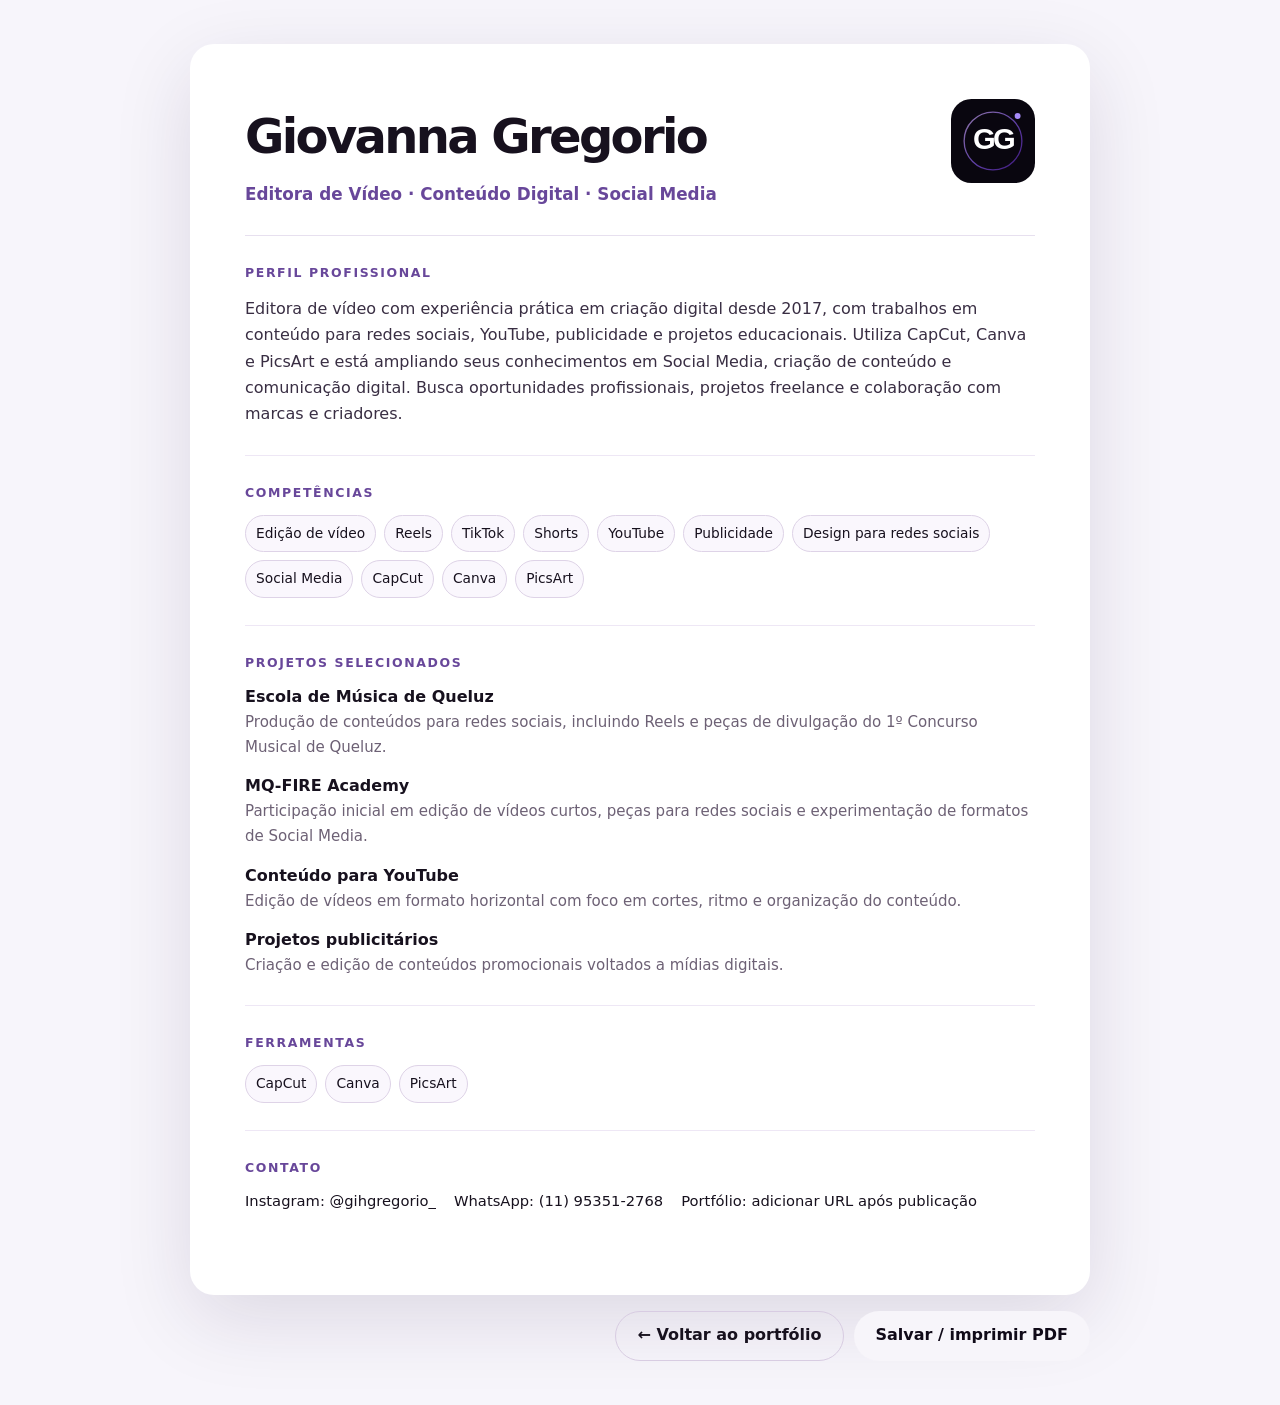
<file: cv.html>
<!doctype html>
<html lang="pt-BR">
<head>
  <meta charset="utf-8">
  <meta name="viewport" content="width=device-width, initial-scale=1">
  <title>Currículo — Giovanna Gregorio</title>
  <link rel="icon" href="assets/gg-logo.svg">
  <link rel="stylesheet" href="style.css">
</head>
<body class="cv-page">
  <article class="cv-sheet">
    <header class="cv-top">
      <div>
        <h1>Giovanna Gregorio</h1>
        <h2>Editora de Vídeo · Conteúdo Digital · Social Media</h2>
      </div>
      <img class="cv-logo" src="assets/gg-logo.svg" alt="Logo GG">
    </header>

    <section class="cv-section">
      <h3>Perfil profissional</h3>
      <p>Editora de vídeo com experiência prática em criação digital desde 2017, com trabalhos em conteúdo para redes sociais, YouTube, publicidade e projetos educacionais. Utiliza CapCut, Canva e PicsArt e está ampliando seus conhecimentos em Social Media, criação de conteúdo e comunicação digital. Busca oportunidades profissionais, projetos freelance e colaboração com marcas e criadores.</p>
    </section>

    <section class="cv-section">
      <h3>Competências</h3>
      <div class="cv-chips">
        <span class="cv-chip">Edição de vídeo</span><span class="cv-chip">Reels</span><span class="cv-chip">TikTok</span>
        <span class="cv-chip">Shorts</span><span class="cv-chip">YouTube</span><span class="cv-chip">Publicidade</span>
        <span class="cv-chip">Design para redes sociais</span><span class="cv-chip">Social Media</span>
        <span class="cv-chip">CapCut</span><span class="cv-chip">Canva</span><span class="cv-chip">PicsArt</span>
      </div>
    </section>

    <section class="cv-section">
      <h3>Projetos selecionados</h3>
      <div class="cv-list">
        <div class="cv-item">
          <strong>Escola de Música de Queluz</strong>
          <span>Produção de conteúdos para redes sociais, incluindo Reels e peças de divulgação do 1º Concurso Musical de Queluz.</span>
        </div>
        <div class="cv-item">
          <strong>MQ-FIRE Academy</strong>
          <span>Participação inicial em edição de vídeos curtos, peças para redes sociais e experimentação de formatos de Social Media.</span>
        </div>
        <div class="cv-item">
          <strong>Conteúdo para YouTube</strong>
          <span>Edição de vídeos em formato horizontal com foco em cortes, ritmo e organização do conteúdo.</span>
        </div>
        <div class="cv-item">
          <strong>Projetos publicitários</strong>
          <span>Criação e edição de conteúdos promocionais voltados a mídias digitais.</span>
        </div>
      </div>
    </section>

    <section class="cv-section">
      <h3>Ferramentas</h3>
      <div class="cv-chips"><span class="cv-chip">CapCut</span><span class="cv-chip">Canva</span><span class="cv-chip">PicsArt</span></div>
    </section>

    <section class="cv-section">
      <h3>Contato</h3>
      <div class="cv-contact">
        <span>Instagram: @gihgregorio_</span>
        <span>WhatsApp: (11) 95351-2768</span>
        <span>Portfólio: adicionar URL após publicação</span>
      </div>
    </section>
  </article>

  <div class="cv-actions">
    <a class="btn btn-ghost" style="color:#17111e;border-color:#d8cce2" href="index.html">← Voltar ao portfólio</a>
    <button class="btn btn-primary" onclick="window.print()">Salvar / imprimir PDF</button>
  </div>
</body>
</html>
</file>
<file: style.css>
:root{
  --bg:#0a0710;
  --bg-alt:#0f0b16;
  --surface:#13101a;
  --text:#f7f5fa;
  --muted:#afa6b8;
  --line:rgba(255,255,255,.10);
  --purple:#8b5cf6;
  --purple-soft:#b794f4;
  --max:1080px;
}
*{box-sizing:border-box}
html{scroll-behavior:smooth}
body{
  margin:0;
  background:var(--bg);
  color:var(--text);
  font-family:Inter,ui-sans-serif,system-ui,-apple-system,BlinkMacSystemFont,"Segoe UI",sans-serif;
  line-height:1.55;
}
a{color:inherit;text-decoration:none}
img{display:block;max-width:100%}
button{font:inherit}
.container{width:min(var(--max),calc(100% - 40px));margin:auto}
.section{padding:96px 0}
.alt{background:var(--bg-alt);border-block:1px solid var(--line)}
.eyebrow{
  color:var(--purple-soft);
  text-transform:uppercase;
  letter-spacing:.17em;
  font-weight:800;
  font-size:.75rem;
}
.muted{color:var(--muted)}

.nav{
  position:fixed;
  z-index:50;
  top:18px;
  left:50%;
  transform:translateX(-50%);
  width:min(var(--max),calc(100% - 28px));
  height:62px;
  padding:0 18px;
  display:flex;
  justify-content:space-between;
  align-items:center;
  background:rgba(10,7,16,.82);
  border:1px solid var(--line);
  border-radius:999px;
  backdrop-filter:blur(16px);
}
.brand{display:flex;align-items:center;gap:9px;font-weight:900}
.brand img{width:34px;height:34px;border-radius:10px}
.navlinks{display:flex;gap:24px;color:#cec5d5;font-size:.9rem}
.navlinks a:hover{color:#fff}
.menu-btn{display:none;background:none;border:0;color:white;font-size:1.35rem}

.hero{
  min-height:92vh;
  display:flex;
  align-items:center;
  padding:125px 0 70px;
}
.hero-simple{
  display:grid;
  grid-template-columns:1.15fr .85fr;
  gap:60px;
  align-items:center;
}
.hero h1{
  font-size:clamp(4rem,10vw,8rem);
  line-height:.83;
  letter-spacing:-.075em;
  margin:.6rem 0 1.5rem;
}
.hero-sub{
  max-width:600px;
  color:var(--muted);
  font-size:1.13rem;
}
.hero-actions{display:flex;gap:10px;flex-wrap:wrap;margin-top:28px}
.hero-meta{display:flex;gap:16px;flex-wrap:wrap;margin-top:28px;color:#92899d;font-size:.85rem}
.hero-mark{
  min-height:470px;
  display:grid;
  place-items:center;
  border:1px solid var(--line);
  border-radius:28px;
  background:
    radial-gradient(circle at 70% 25%,rgba(139,92,246,.24),transparent 28%),
    var(--surface);
  overflow:hidden;
}
.hero-mark span{
  font-size:clamp(8rem,20vw,16rem);
  font-weight:950;
  letter-spacing:-.14em;
  transform:translateX(-.05em);
  color:transparent;
  -webkit-text-stroke:1px rgba(255,255,255,.34);
}

.btn{
  min-height:50px;
  padding:0 21px;
  display:inline-flex;
  align-items:center;
  justify-content:center;
  border-radius:999px;
  font-weight:800;
  border:1px solid transparent;
  transition:.2s ease;
}
.btn-primary{background:var(--text);color:#100a18}
.btn-primary:hover{background:var(--purple-soft)}
.btn-ghost{border-color:var(--line);background:transparent}
.btn-ghost:hover{background:rgba(255,255,255,.05)}

.section-head{
  display:flex;
  justify-content:space-between;
  align-items:end;
  gap:26px;
  margin-bottom:44px;
}
.section-head.simple h2,
.about-grid h2{
  margin:8px 0 0;
  font-size:clamp(2.8rem,7vw,5.4rem);
  line-height:.9;
  letter-spacing:-.06em;
}
.section-head p{max-width:440px;margin:0;color:var(--muted)}

.projects-list{display:grid;gap:24px}
.project{
  display:grid;
  grid-template-columns:1.15fr .85fr;
  gap:28px;
  padding:22px;
  border:1px solid var(--line);
  border-radius:26px;
  background:var(--surface);
}
.project.compact{
  grid-template-columns:repeat(3,1fr);
  gap:0;
  padding:0;
  overflow:hidden;
}
.project.compact .project-copy{
  padding:28px;
  border-right:1px solid var(--line);
}
.project.compact .project-copy:last-child{border-right:0}
.project-media{
  border-radius:18px;
  overflow:hidden;
  min-height:320px;
}
.project-featured .project-media{
  min-height:420px;
}
.project-media img{
  width:100%;
  height:100%;
  object-fit:cover;
  border-radius:18px;
  border:1px solid var(--line);
}
.video-wrap{aspect-ratio:16/9;background:#000}
.video-wrap iframe{width:100%;height:100%;border:0}
.project-copy{
  padding:18px 10px 18px 0;
  display:flex;
  flex-direction:column;
  justify-content:center;
}
.project-index{color:#6f6578;font-size:.8rem;font-weight:800}
.project h3{
  font-size:clamp(1.8rem,4vw,3.2rem);
  line-height:.98;
  letter-spacing:-.045em;
  margin:10px 0 14px;
}
.project p{color:var(--muted);margin:0;max-width:44ch}
.tags{display:flex;gap:7px;flex-wrap:wrap;margin:20px 0}
.tag{
  font-size:.72rem;
  text-transform:uppercase;
  letter-spacing:.08em;
  border:1px solid var(--line);
  border-radius:999px;
  padding:6px 9px;
  color:#c9c0d1;
}
.link-arrow{display:inline-flex;gap:8px;align-items:center;font-weight:800;margin-top:6px}
.link-arrow:hover{color:var(--purple-soft)}
.inline-links{display:flex;gap:18px;flex-wrap:wrap}

.gallery{
  display:grid;
  grid-template-columns:1fr 1fr;
  gap:10px;
}
.gallery button{border:0;background:none;padding:0;cursor:zoom-in}
.gallery img{
  width:100%;
  height:100%;
  object-fit:cover;
  border-radius:14px;
  border:1px solid var(--line);
}

.services{
  display:grid;
  grid-template-columns:repeat(4,1fr);
  gap:12px;
}
.service{
  border-top:1px solid rgba(255,255,255,.20);
  padding:22px 2px 0;
}
.service strong{display:block;font-size:1.05rem;margin-bottom:7px}
.service p{margin:0;color:var(--muted);font-size:.92rem}

.about-grid{
  display:grid;
  grid-template-columns:.65fr 1.35fr;
  gap:70px;
  align-items:start;
}
.about-copy{max-width:680px}
.about-copy p{
  color:#cbc2d2;
  font-size:1.08rem;
  margin:0 0 18px;
}

.contact{padding-top:70px}
.contact-simple{
  border-top:1px solid var(--line);
  padding-top:70px;
}
.contact-simple h2{
  margin:10px 0 16px;
  font-size:clamp(3rem,8vw,6.5rem);
  letter-spacing:-.065em;
  line-height:.9;
}
.contact-simple p{color:var(--muted)}
.contact-links{display:flex;gap:10px;flex-wrap:wrap;margin-top:26px}

.footer{padding:20px 0 40px}
.footer-row{
  border-top:1px solid var(--line);
  padding-top:22px;
  display:flex;
  justify-content:space-between;
  gap:20px;
  color:#817787;
  font-size:.84rem;
}

/* modal */
.modal{
  position:fixed;
  inset:0;
  background:rgba(0,0,0,.9);
  z-index:100;
  display:none;
  align-items:center;
  justify-content:center;
  padding:24px;
}
.modal.open{display:flex}
.modal img{max-width:min(900px,95vw);max-height:90vh;border-radius:14px}
.modal button{
  position:absolute;
  top:20px;
  right:24px;
  width:42px;
  height:42px;
  border:1px solid rgba(255,255,255,.16);
  border-radius:50%;
  background:rgba(255,255,255,.08);
  color:white;
  cursor:pointer;
  font-size:1.3rem;
}

/* currículo */
.cv-page{background:#f7f5fb;color:#17111e;min-height:100vh;padding:44px 0}
.cv-sheet{width:min(900px,calc(100% - 32px));margin:auto;background:white;border-radius:24px;padding:55px;box-shadow:0 24px 80px rgba(35,17,55,.12)}
.cv-top{display:grid;grid-template-columns:1fr auto;gap:28px;align-items:start;padding-bottom:28px;border-bottom:1px solid #e7e0ef}
.cv-top h1{font-size:3rem;letter-spacing:-.055em;margin:0}.cv-top h2{font-size:1.05rem;margin:8px 0 0;color:#68479a}
.cv-logo{width:84px;height:84px}
.cv-section{padding:27px 0;border-bottom:1px solid #eee7f5}
.cv-section:last-child{border:0}
.cv-section h3{text-transform:uppercase;font-size:.78rem;letter-spacing:.13em;color:#68479a;margin:0 0 13px}
.cv-section p{margin:0;line-height:1.65;color:#392e43}
.cv-list{display:grid;gap:15px}.cv-item strong{display:block}.cv-item span{color:#6d6175;font-size:.94rem}
.cv-chips{display:flex;flex-wrap:wrap;gap:8px}.cv-chip{border:1px solid #ded3e7;background:#faf7fd;padding:7px 10px;border-radius:999px;font-size:.86rem}
.cv-contact{display:flex;flex-wrap:wrap;gap:8px 18px;font-size:.92rem}
.cv-actions{width:min(900px,calc(100% - 32px));margin:16px auto 0;display:flex;justify-content:flex-end;gap:10px}

@media print{
  .cv-actions{display:none}
  .cv-page{padding:0;background:white}
  .cv-sheet{box-shadow:none;border-radius:0;width:100%;padding:36px}
}

@media(max-width:900px){
  .navlinks{
    display:none;
    position:absolute;
    top:72px;
    left:0;
    right:0;
    flex-direction:column;
    padding:18px;
    background:#0d0913;
    border:1px solid var(--line);
    border-radius:22px;
  }
  .navlinks.open{display:flex}
  .menu-btn{display:block}
  .hero-simple,.project,.about-grid{grid-template-columns:1fr}
  .hero-mark{min-height:350px}
  .project.compact{grid-template-columns:1fr}
  .project.compact .project-copy{border-right:0;border-bottom:1px solid var(--line)}
  .project.compact .project-copy:last-child{border-bottom:0}
  .services{grid-template-columns:1fr 1fr}
}

@media(max-width:600px){
  .container{width:min(var(--max),calc(100% - 24px))}
  .section{padding:74px 0}
  .hero{min-height:auto;padding-top:120px}
  .hero h1{font-size:clamp(4rem,20vw,6.2rem)}
  .hero-mark{min-height:280px}
  .section-head{flex-direction:column;align-items:flex-start}
  .project{padding:14px}
  .project-copy{padding:14px 4px}
  .project-media{min-height:0}
  .gallery{grid-template-columns:1fr}
  .services{grid-template-columns:1fr}
  .footer-row{flex-direction:column}
  .cv-sheet{padding:30px 24px}
  .cv-top{grid-template-columns:1fr}
  .cv-logo{display:none}
  .cv-top h1{font-size:2.35rem}
}
</file>
